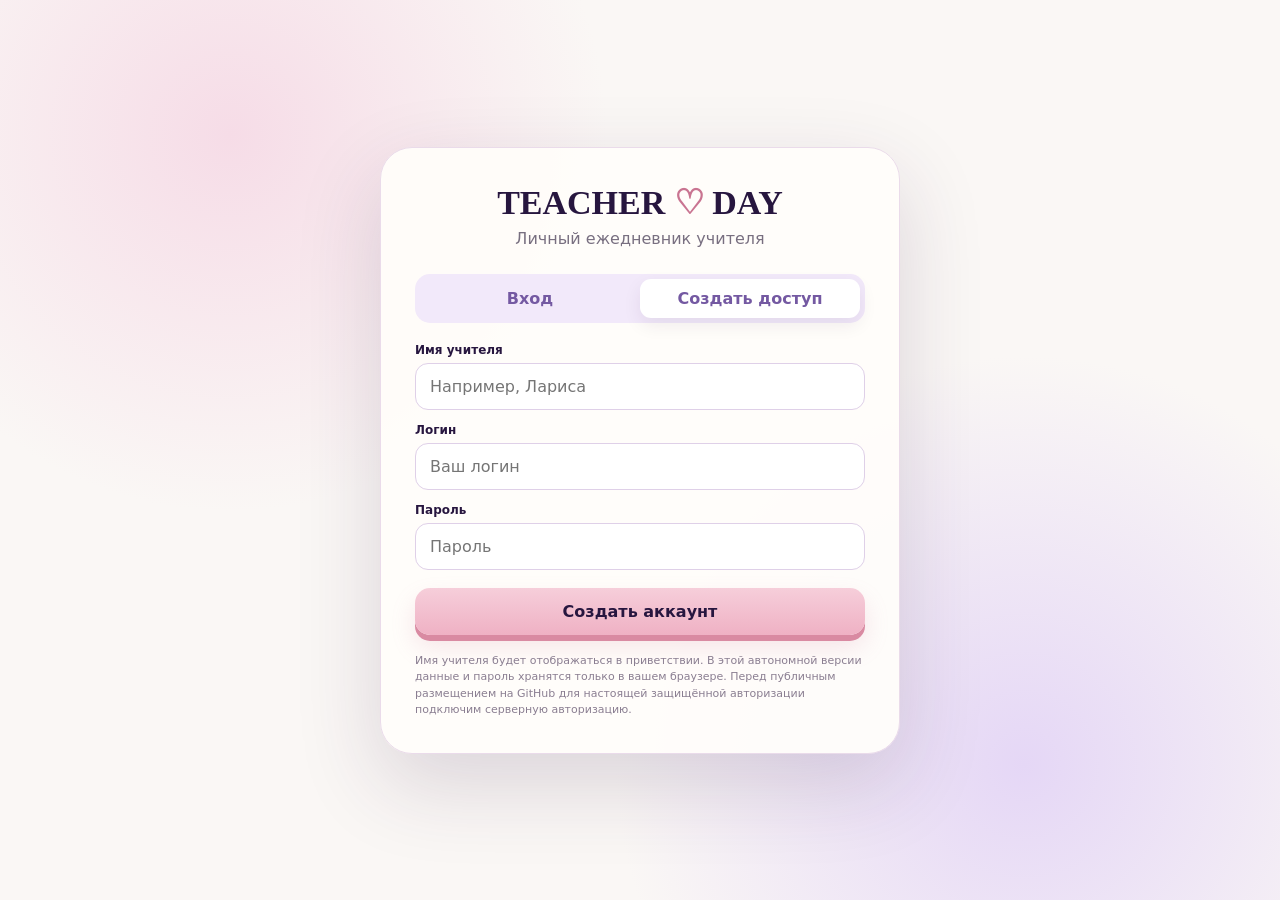
<file: index.html>
<!doctype html>
<html lang="ru">
<head>
<meta charset="UTF-8">
<meta name="viewport" content="width=device-width,initial-scale=1.0">
<meta http-equiv="Cache-Control" content="no-cache, no-store, must-revalidate">
<meta http-equiv="Pragma" content="no-cache">
<meta http-equiv="Expires" content="0">
<title>English Teacher Planner</title>
<meta name="theme-color" content="#f5eaf3">
<link rel="stylesheet" href="styles.css?v=20260816-0500">
<link rel="stylesheet" href="ideas-patch.css?v=20260816-0500">
<link rel="stylesheet" href="layout-patch.css?v=20260816-0500">
<link rel="stylesheet" href="week-blue.css?v=20260816-0500">
<link rel="stylesheet" href="paid-tracker-3d.css?v=20260816-0500">
<link rel="stylesheet" href="paid-print.css?v=20260816-0500">
</head>
<body>
<div id="app"></div>
<script src="assets-1.js?v=20260816-0500"></script>
<script src="assets-2.js?v=20260816-0500"></script>
<script src="assets-3.js?v=20260816-0500"></script>
<script src="ideas-assets.js?v=20260816-0500"></script>
<script src="custom-icons.js?v=20260816-0500"></script>
<script src="decor-cleanup.js?v=20260816-0500"></script>
<script>
(async function () {
  try {
    const version = '20260816-0500';
    const files = ['app-1.js','app-2.js','app-3.js','app-4.js','ideas-patch.js','today-patch.js','calendar-patch.js','paid-print.js'];
    const parts = [];
    for (const file of files) {
      const response = await fetch(file + '?v=' + version, { cache: 'no-store' });
      if (!response.ok) throw new Error(`Не удалось загрузить ${file}: ${response.status}`);
      parts.push(await response.text());
    }
    (0, eval)(parts.join('\n'));
  } catch (error) {
    console.error(error);
    document.getElementById('app').innerHTML = `<div style="max-width:760px;margin:80px auto;padding:32px;border-radius:28px;background:#fff;box-shadow:0 16px 50px rgba(70,40,90,.12);font-family:Arial,sans-serif;color:#34204d"><h1 style="margin-top:0">English Teacher Planner</h1><p>Не удалось запустить приложение.</p><pre style="white-space:pre-wrap;color:#9b4765">${String(error.message || error)}</pre></div>`;
  }
})();
</script>
</body>
</html>
</file>
<file: styles.css>
:root{--ink:#27163f;--muted:#786f80;--paper:#fffdfa;--bg:#faf7f5;--line:#eadfea;--lav:#eee4fb;--lav2:#ddcaf4;--lav3:#b999e7;--pink:#efb1c4;--pink2:#f6ceda;--pink-dark:#d98aa2;--pink-deep:#c97491;--peach:#f7e5df;--mint:#bfe5d5;--yellow:#f5dfa2;--blue:#bfd8f1;--shadow:0 16px 40px rgba(46,25,69,.11);--soft:0 7px 18px rgba(46,25,69,.08)}*{box-sizing:border-box}html,body{min-height:100%}body{margin:0;background:var(--bg);color:var(--ink);font-family:Inter,ui-sans-serif,system-ui,-apple-system,Segoe UI,Arial,sans-serif}button,input,select,textarea{font:inherit;color:inherit}button{cursor:pointer}img{max-width:100%}.auth-screen{min-height:100vh;display:grid;place-items:center;padding:24px;background:radial-gradient(circle at 18% 15%,#f6dce7 0,transparent 29%),radial-gradient(circle at 80% 85%,#e5d7f6 0,transparent 32%),#faf7f5}.auth-card{width:min(520px,96vw);background:rgba(255,253,250,.96);border:1px solid #eadbea;border-radius:32px;padding:34px;box-shadow:0 30px 85px rgba(55,31,73,.16)}.auth-logo{font-family:Georgia,serif;font-size:34px;font-weight:800;text-align:center;margin-bottom:7px}.auth-logo .mini-heart{color:var(--pink-deep)}.auth-sub{text-align:center;color:var(--muted);margin-bottom:26px}.auth-tabs{display:grid;grid-template-columns:1fr 1fr;background:#f2e9fa;padding:5px;border-radius:15px;margin-bottom:20px}.auth-tab{border:0;border-radius:11px;padding:10px;background:transparent;font-weight:800;color:#7459a2}.auth-tab.active{background:white;box-shadow:var(--soft)}.auth-fields{display:grid;gap:13px}.auth-field span{display:block;font-size:12px;font-weight:900;margin:0 0 6px}.auth-field input{width:100%;border:1px solid #dfd0e8;border-radius:13px;padding:13px 14px;background:#fff}.auth-submit{width:100%;border:0;border-radius:15px;padding:14px;background:linear-gradient(180deg,var(--pink2),var(--pink));color:var(--ink);font-weight:900;box-shadow:0 6px 0 var(--pink-dark),0 12px 25px rgba(210,131,158,.2);margin-top:5px}.auth-note{font-size:11px;color:#8a7e91;line-height:1.5;margin-top:18px}.auth-error{background:#fff0f3;color:#9a4562;border-radius:11px;padding:9px 11px;margin:0 0 12px;font-size:13px}.app-shell{display:grid;grid-template-columns:255px minmax(0,1fr);min-height:100vh}.sidebar{position:sticky;top:0;height:100vh;padding:24px 17px;background:linear-gradient(180deg,#f4effc 0%,#eee5fb 100%);border-right:1px solid rgba(127,91,171,.14);overflow:auto}.brand{font-family:Georgia,serif;font-weight:700;font-size:32px;line-height:.95;letter-spacing:-1px;text-align:center;margin:26px 0 42px}.brand span{display:block}.brand-heart{display:inline-block;width:26px;vertical-align:-5px;margin-left:3px}.nav{display:flex;flex-direction:column;gap:11px}.nav-btn{width:100%;border:1px solid #dacbea;background:linear-gradient(180deg,#fff 0%,#f8f2ff 100%);border-radius:20px;padding:12px 13px;display:flex;align-items:center;gap:11px;font-weight:800;font-size:15px;text-align:left;box-shadow:0 7px 0 #d9c7ed,0 10px 20px rgba(62,27,90,.06);transition:.16s}.nav-btn:hover{transform:translateY(-2px)}.nav-btn:active{transform:translateY(5px);box-shadow:0 2px 0 #d9c7ed}.nav-btn.active{color:#6d4cc1;background:#fff}.nav-icon{font-size:29px;width:40px;height:40px;display:grid;place-items:center;text-align:center}.nav-icon img{width:38px;height:38px;object-fit:contain;filter:drop-shadow(0 4px 3px rgba(52,29,72,.12))}.logout{width:100%;margin-top:22px;border:0;border-radius:14px;background:rgba(255,255,255,.62);padding:10px;color:#7d6d88;font-weight:800}.main{padding:22px 26px 50px;min-width:0}.hero{display:grid;grid-template-columns:minmax(330px,1fr) minmax(300px,430px) 255px;gap:16px;background:linear-gradient(180deg,#f8e9e5 0%,#f4ddd7 100%);border:1px solid #e8c1b8;border-radius:20px;padding:12px 14px 12px 26px;box-shadow:0 9px 0 #dfb5ab,0 14px 28px rgba(119,79,69,.08);align-items:center;position:relative}.greeting{font-family:Georgia,serif;font-size:38px;line-height:1.1}.greeting small{display:block;font-family:Inter,sans-serif;font-size:12px;color:#8b7d8d;margin-top:8px}.clock-card{background:rgba(255,255,255,.46);border:1px solid #e0bbb3;border-radius:18px;padding:13px 12px;text-align:center;box-shadow:var(--soft)}.clock-date{font-size:12px;font-weight:900;letter-spacing:1.6px}.clock-time{font-family:Georgia,serif;font-size:28px;letter-spacing:5px;margin:5px 0}.clock-zone{font-size:8px;letter-spacing:2.6px;color:#94766f}.media-box{position:relative;background:linear-gradient(145deg,#2d1a45,#4a2a62);border:2px solid #7353a3;border-radius:16px;min-height:104px;height:126px;max-height:520px;max-width:100%;min-width:280px;overflow:hidden;resize:both;box-shadow:inset 0 0 0 3px rgba(255,255,255,.08),0 8px 16px rgba(42,23,57,.2)}.media-content{position:absolute;inset:0;display:grid;place-items:center;color:white}.media-content iframe,.media-content video,.media-content img,.media-content object{width:100%;height:100%;border:0;object-fit:contain;background:#21162b}.media-placeholder{padding:10px;text-align:center;font-size:12px;color:#eadff5}.media-tip{font-weight:800;margin-bottom:8px}.media-controls{position:absolute;z-index:3;left:8px;right:8px;bottom:7px;display:flex;gap:6px;align-items:center;padding:5px;border-radius:10px;background:rgba(22,13,31,.72);backdrop-filter:blur(7px)}.media-url{min-width:0;flex:1;border:1px solid rgba(255,255,255,.22);background:rgba(255,255,255,.13);color:#fff;border-radius:8px;padding:6px 8px;font-size:10px}.media-url::placeholder{color:#d8ccdf}.media-btn{border:0;border-radius:8px;background:var(--pink);color:var(--ink);font-weight:900;padding:6px 8px;font-size:10px;white-space:nowrap}.media-file{display:none}.media-file-label{border-radius:8px;background:#eee3fa;color:#4f3678;font-weight:900;padding:6px 8px;font-size:10px;white-space:nowrap;cursor:pointer}.media-full{font-size:15px;width:29px;padding:5px 0}.media-box:fullscreen{width:100vw!important;height:100vh!important;max-width:none;max-height:none;border-radius:0;resize:none}.media-box:fullscreen .media-controls{bottom:14px;left:14px;right:14px}.dashboard-head{display:flex;align-items:flex-end;justify-content:space-between;gap:20px;margin:24px 0 16px}.section-title{font-family:Georgia,serif;font-size:34px;margin:0}.title-underline{width:165px;height:3px;background:#9f7be0;border-radius:10px;margin-top:6px}.add-lesson-3d{position:relative;isolation:isolate;display:inline-flex;align-items:center;justify-content:center;gap:12px;border:1px solid rgba(129,75,92,.18);color:var(--ink);background:linear-gradient(180deg,#f8d6e0 0%,#efb1c4 58%,#e9a1b7 100%);border-radius:18px;padding:17px 30px;font-weight:900;font-size:18px;min-width:310px;text-shadow:0 1px 0 rgba(255,255,255,.65);box-shadow:0 8px 0 var(--pink-dark),0 14px 24px rgba(212,132,158,.25),inset 0 1px 0 rgba(255,255,255,.72);transition:.14s}.add-lesson-3d:hover{transform:translateY(-3px);box-shadow:0 11px 0 var(--pink-dark),0 20px 31px rgba(212,132,158,.27),inset 0 1px 0 rgba(255,255,255,.8)}.add-lesson-3d:active{transform:translateY(6px);box-shadow:0 2px 0 var(--pink-dark),0 7px 13px rgba(212,132,158,.22),inset 0 2px 6px rgba(120,64,82,.12)}.plus-badge{position:relative;display:inline-block;flex:0 0 31px;width:31px;height:31px;border-radius:50%;background:linear-gradient(180deg,#fff,#fcecf1);border:1px solid rgba(132,72,91,.2);box-shadow:0 3px 0 rgba(170,101,123,.28),0 5px 10px rgba(125,69,88,.14),inset 0 1px 0 #fff}.plus-badge:before,.plus-badge:after{content:"";position:absolute;left:50%;top:50%;width:14px;height:3px;border-radius:4px;background:#b85f7d;transform:translate(-50%,-50%)}.plus-badge:after{transform:translate(-50%,-50%) rotate(90deg)}.dashboard{display:grid;grid-template-columns:minmax(710px,1fr) 400px;gap:18px;align-items:start}.week-card,.today-list{background:#fff;border:1px solid var(--line);border-radius:20px;overflow:hidden;box-shadow:var(--soft)}.week-grid{display:grid;grid-template-columns:64px repeat(7,minmax(90px,1fr));min-width:790px}.week-scroll{overflow:auto}.corner,.day-head,.time-cell,.slot{border-right:1px solid #eee7ee;border-bottom:1px solid #eee7ee}.corner{height:66px}.day-head{height:66px;text-align:center;padding-top:9px;background:#fff}.day-head.current{background:#f4eafa}.day-head .dow{font-weight:900}.day-head .date{font-size:13px;margin-top:6px}.time-cell{height:72px;padding-top:14px;text-align:center;color:#5f5868;font-size:13px;background:#fff}.slot{height:72px;position:relative;background:#fff}.slot.current-col{background:#fbf6ff}.lesson-card{position:absolute;inset:6px 7px auto 7px;min-height:60px;border-radius:10px;padding:8px 10px;font-size:12px;font-weight:800;box-shadow:0 4px 10px rgba(45,28,60,.08);overflow:hidden}.lesson-card .t{font-size:10px;margin-bottom:6px}.lesson-card .g{font-weight:600;margin-top:5px}.lesson-card.coral{background:#f0b5c5}.lesson-card.lilac{background:#cdb5ed}.lesson-card.mint{background:#b9e4d4}.lesson-card.yellow{background:#f5dda0}.lesson-card.blue{background:#bcd8f5}.right-col{display:flex;flex-direction:column;gap:14px}.card{background:#fff;border:1px solid var(--line);border-radius:20px;padding:18px;box-shadow:var(--soft)}.card h3{font-family:Georgia,serif;font-size:22px;margin:0 0 13px}.card-title-icon{display:flex;align-items:center;gap:9px}.card-title-icon img{width:34px;height:34px;object-fit:contain;filter:drop-shadow(0 4px 5px rgba(57,32,74,.11))}.ideas-card{min-height:275px}.ideas-hero{height:100px;border-radius:15px;background:linear-gradient(135deg,#eee0fd,#f4dfe8);display:grid;place-items:center;border:1px solid #d9c1eb}.ideas-hero img{width:74px;height:74px}.ideas-preview{font-family:Georgia,serif;font-style:italic;font-size:12px;color:#6d5f70;margin:9px 0 14px;min-height:30px}.soft-btn{border:0;background:#f9edf1;color:#9b4f68;border-radius:12px;padding:12px 14px;font-weight:900;width:100%;box-shadow:0 4px 0 #ecd1da}.count-pill{display:inline-grid;place-items:center;background:var(--pink);color:var(--ink);width:22px;height:22px;border-radius:50%;margin-left:6px}.plan-card{min-height:315px}.plan-date{font-size:11px;color:#8b7f91;margin:-3px 0 12px}.plan-head,.plan-row{display:grid;grid-template-columns:34px 88px minmax(0,1fr);gap:8px;align-items:center}.plan-head{font-size:10px;font-weight:900;color:#8e8292;padding:0 42px 7px 4px}.plan-row{position:relative;margin-bottom:8px;padding-right:38px}.plan-row.is-done{opacity:.63}.plan-check{width:19px;height:19px;accent-color:var(--pink-deep)}.plan-time,.plan-task{border:1px solid #e3d6eb;border-radius:9px;background:#fffdfa;padding:8px 9px;min-width:0;min-height:38px}.plan-task.done{text-decoration:line-through;color:#9a919d;background:#f6f2f6}.delete-mini,.circle-x{border:0;border-radius:50%;background:#f9e9ee;color:#b55d79;font-weight:900}.delete-mini{position:absolute;right:0;top:50%;transform:translateY(-50%);width:30px;height:30px}.add-task{display:flex;align-items:center;justify-content:center;gap:8px;margin-top:9px;border:0;background:linear-gradient(180deg,#f2e9fc,#eadcf9);color:#6543b2;font-weight:900;width:100%;padding:11px;border-radius:12px;box-shadow:0 4px 0 #d9c6ef}.task-plus{display:inline-grid;place-items:center;width:20px;height:20px;border-radius:50%;background:#fff;color:#7a57c3;font-size:16px}.paid-card{padding-bottom:14px}.paid-stats{display:grid;grid-template-columns:repeat(4,1fr);gap:7px}.paid-stat{border:0;border-radius:14px;background:#fbf8fb;padding:10px 5px;text-align:center;box-shadow:inset 0 0 0 1px #eee2ef;transition:.15s}.paid-stat:hover{transform:translateY(-2px);box-shadow:inset 0 0 0 1px #decde7,0 6px 12px rgba(70,40,88,.07)}.paid-stat .ico{font-size:20px}.paid-stat .num{font-family:Georgia,serif;font-size:22px;font-weight:800;margin:2px 0}.paid-stat .lbl{font-size:9px;color:#665d6b}.paid-open{margin-top:11px;border:0;width:100%;border-radius:11px;padding:10px;background:#f2e9fa;color:#6845ae;font-weight:900}.today-view{display:grid;grid-template-columns:minmax(0,1fr) 400px;gap:18px}.today-list{padding:18px}.today-empty{padding:50px 20px;text-align:center;color:#7b7082}.today-lesson{display:grid;grid-template-columns:88px 12px minmax(0,1fr);gap:12px;padding:13px 6px;border-bottom:1px solid #eee7ee}.today-time{font-weight:900}.today-dot{width:10px;height:10px;border-radius:50%;margin-top:6px}.today-title{font-weight:900}.today-group{font-size:13px;color:#786c80;margin-top:4px}.sparkle-btn{position:fixed;z-index:20;width:42px;height:42px;border:0;background:rgba(255,255,255,.76);border-radius:50%;padding:6px;box-shadow:0 8px 20px rgba(63,35,82,.13),inset 0 0 0 1px rgba(123,88,177,.15);transition:.16s}.sparkle-btn:hover{transform:scale(1.08) rotate(5deg)}.sparkle-btn:active{transform:scale(.9)}.sparkle-btn img{width:100%;height:100%}.sparkle-1{right:22px;top:26%}.sparkle-2{right:28px;bottom:18%}.sparkle-3{left:220px;bottom:35px}.sparkle-4{left:282px;top:30px}.modal-backdrop{position:fixed;inset:0;background:rgba(32,21,43,.49);display:grid;place-items:center;z-index:50;padding:18px}.modal{background:var(--paper);border-radius:28px;box-shadow:0 40px 100px rgba(31,16,46,.25);width:min(1180px,96vw);max-height:92vh;overflow:auto;padding:30px 36px;position:relative}.modal.small{width:min(680px,96vw)}.modal.medium{width:min(980px,96vw)}.close{position:absolute;right:22px;top:16px;border:0;background:transparent;font-size:32px;color:#71687a}.eyebrow{font-size:12px;font-weight:900;letter-spacing:3px;color:#8c6bd3;margin:4px 0 14px}.modal h2{font-family:Georgia,serif;font-size:42px;font-weight:500;margin:0 0 12px}.subtle{color:#7d7385;margin-bottom:24px}.actions{display:flex;gap:12px;justify-content:flex-end;flex-wrap:wrap;margin-bottom:16px}.btn{border:0;border-radius:14px;padding:13px 18px;font-weight:900}.btn.lav{background:#eee3fa;color:#6744b2;box-shadow:0 4px 0 #d6c1ed}.btn.pink,.btn.coral{background:var(--pink);color:var(--ink);box-shadow:0 5px 0 var(--pink-dark)}.btn.full{width:100%}.form-grid{display:grid;grid-template-columns:1fr 1fr;gap:15px}.field{display:block}.field.full{grid-column:1/-1}.label{display:block;font-size:13px;font-weight:900;margin-bottom:7px}.input,.select,.textarea{width:100%;border:1px solid #dfd2e6;border-radius:13px;background:#fffdfa;padding:12px 13px}.textarea{min-height:112px;resize:vertical}.filebox{border:1px dashed #bd9fe2;border-radius:15px;background:#f6effd;padding:16px}.year-choice{display:grid;grid-template-columns:repeat(2,minmax(220px,1fr));gap:24px;width:min(720px,100%);margin:32px auto}.year-card{border:1px solid #d6bcec;background:linear-gradient(145deg,#f2e7fd,#dfcaf4);border-radius:24px;padding:58px 30px;font-family:Georgia,serif;font-size:46px;box-shadow:var(--shadow)}.year-card small{display:block;font-family:Inter,sans-serif;font-size:14px;margin-top:8px}.schedule-row{display:grid;grid-template-columns:180px 115px minmax(220px,1fr) 110px 145px 38px;gap:9px;align-items:center;border:1px solid #eee1ed;border-radius:15px;padding:10px;margin-bottom:9px}.schedule-row input,.schedule-row select{min-width:0;width:100%;border:1px solid #dfd2e6;border-radius:10px;background:#fffdfa;padding:10px}.circle-x{width:34px;height:34px}.class-card{border:1px solid #eadceb;border-radius:19px;padding:18px;margin-bottom:14px}.student-row{display:grid;grid-template-columns:32px minmax(250px,1fr) 150px 34px;gap:10px;align-items:center;margin:9px 0}.student-row input,.student-row select{border:1px solid #e0d2e8;border-radius:11px;padding:10px;width:100%}.student-number{width:30px;height:30px;border-radius:50%;display:grid;place-items:center;background:#eee2fb;font-weight:900;color:#7450bb}.material-item,.homework-item,.idea-item{display:flex;justify-content:space-between;gap:12px;align-items:center;border:1px solid #eadfeb;border-radius:15px;padding:13px 14px;margin-top:12px}.material-name{font-weight:900}.material-file{font-size:12px;color:#705a9a;margin-top:4px}.material-actions{display:flex;gap:8px}.idea-item{font-size:13px}.payment-form{display:grid;grid-template-columns:1.1fr .55fr 1.1fr .9fr .75fr .55fr auto;gap:8px;align-items:end;border:1px solid #eee1ed;border-radius:15px;padding:11px;margin:8px 0}.payment-form input{width:100%;border:1px solid #ded1e5;border-radius:10px;padding:9px}.payment-form label span{display:block;font-size:9px;font-weight:900;color:#817386;margin-bottom:4px}.payment-paid{display:flex;align-items:center;justify-content:center;gap:5px;height:38px;border-radius:10px;background:#f4edf8;font-size:11px;font-weight:800}.payment-paid input{width:auto}.payment-status{font-size:10px;font-weight:900;padding:8px;border-radius:10px;text-align:center}.status-paid{background:#e1f3ea;color:#397b5e}.status-unpaid{background:#f8edf1;color:#9f5870}.status-overdue{background:#fde7e7;color:#b14d55}.payment-filter-title{font-weight:900;margin:18px 0 6px}.toast{position:fixed;z-index:100;left:50%;bottom:24px;transform:translateX(-50%);background:#2b183f;color:white;padding:11px 18px;border-radius:13px;box-shadow:var(--shadow);font-weight:800;font-size:13px}@media(max-width:1200px){.hero{grid-template-columns:1fr 330px}.clock-card{grid-column:2}.media-box{grid-column:2;grid-row:1}.greeting{grid-row:1/3}.dashboard,.today-view{grid-template-columns:1fr}.right-col{display:grid;grid-template-columns:repeat(2,minmax(0,1fr))}.paid-card{grid-column:1/-1}.payment-form{grid-template-columns:1fr 1fr 1fr}.payment-form>*{min-width:0}}@media(max-width:850px){.app-shell{grid-template-columns:1fr}.sidebar{position:relative;height:auto}.brand{margin:10px 0 22px}.nav{display:grid;grid-template-columns:repeat(2,1fr)}.main{padding:16px}.hero{grid-template-columns:1fr}.greeting,.media-box,.clock-card{grid-column:1;grid-row:auto}.dashboard-head{align-items:stretch;flex-direction:column}.add-lesson-3d{min-width:0;width:100%}.right-col{grid-template-columns:1fr}.week-grid{min-width:790px}.sparkle-btn{display:none}.schedule-row{grid-template-columns:1fr 1fr}.schedule-row .name{grid-column:1/-1}.student-row{grid-template-columns:32px 1fr}.payment-form{grid-template-columns:1fr 1fr}.modal{padding:25px 18px}.modal h2{font-size:34px}.form-grid{grid-template-columns:1fr}.field.full{grid-column:auto}}.page-decorations{position:fixed;inset:0;z-index:20;pointer-events:none;overflow:hidden}.sparkle-btn{position:absolute;width:46px;height:46px;border:0;background:transparent!important;border-radius:0!important;padding:0!important;box-shadow:none!important;pointer-events:auto;filter:drop-shadow(0 6px 8px rgba(68,39,89,.16));transition:transform .16s ease,filter .16s ease;transform-origin:center}.sparkle-btn:hover{transform:scale(1.15) rotate(7deg);filter:drop-shadow(0 8px 10px rgba(68,39,89,.22))}.sparkle-btn:active{transform:scale(.88)}.sparkle-btn img{width:100%;height:100%;object-fit:contain;display:block}.decor-1{left:266px;top:22px;width:42px;height:42px;transform:rotate(-9deg)}.decor-2{left:278px;top:168px;width:36px;height:36px;transform:rotate(8deg)}.decor-3{right:22px;top:112px;width:43px;height:43px;transform:rotate(-6deg)}.decor-4{right:18px;top:43%;width:38px;height:38px;transform:rotate(11deg)}.decor-5{right:26px;bottom:58px;width:45px;height:45px;transform:rotate(-7deg)}.decor-6{left:270px;bottom:38px;width:43px;height:43px;transform:rotate(7deg)}.decor-7{left:42%;top:9px;width:35px;height:35px;transform:rotate(-7deg)}.decor-8{left:57%;bottom:15px;width:40px;height:40px;transform:rotate(8deg)}.decor-9{right:31%;top:17px;width:35px;height:35px;transform:rotate(-5deg)}.decor-10{right:22%;bottom:18px;width:39px;height:39px;transform:rotate(6deg)}.ideas-card .card-title-icon img,.modal .card-title-icon img[src$="ideas-bulb.png"]{width:42px;height:42px}.ideas-hero img[src$="ideas-bulb.png"]{width:88px;height:88px}.plan-card .card-title-icon img{width:50px;height:50px}@media(max-width:1200px){.decor-7,.decor-8,.decor-9,.decor-10{display:none}.decor-1,.decor-2,.decor-6{left:258px}}@media(max-width:850px){.page-decorations{display:none}}
</file>
<file: ideas-patch.css>
.ideas-card{min-height:250px;overflow:hidden}.ideas-card .card-title-icon{justify-content:space-between;gap:12px}.ideas-book-chip{display:grid;place-items:center;width:52px;height:52px;flex:0 0 52px;border-radius:16px;background:linear-gradient(145deg,#2c1748,#67439b);box-shadow:0 5px 0 #bea8db,0 9px 16px rgba(55,31,77,.18),inset 0 1px 0 rgba(255,255,255,.25);overflow:hidden}.ideas-book-chip img{width:48px!important;height:48px!important;object-fit:contain;mix-blend-mode:screen;filter:none!important}.ideas-preview-new{font-family:Georgia,serif;font-style:italic;font-size:13px;line-height:1.45;color:#6d5f70;background:linear-gradient(135deg,#fbf6ff,#fff7fa);border:1px solid #eadcf3;border-radius:14px;padding:13px 14px;margin:13px 0 12px;min-height:52px}.ideas-actions-row{display:grid;grid-template-columns:minmax(0,1fr) auto;gap:10px;align-items:stretch}.ideas-pen-action{border:1px solid rgba(126,74,100,.14);border-radius:17px;padding:10px 14px 11px 11px;background:linear-gradient(180deg,#f8d8e4 0%,#efb8cc 62%,#eaa8c0 100%);color:var(--ink);font-weight:900;display:flex;align-items:center;justify-content:center;gap:10px;box-shadow:0 6px 0 #d78ca6,0 11px 20px rgba(198,126,152,.22),inset 0 1px 0 rgba(255,255,255,.8);transition:transform .14s,box-shadow .14s}.ideas-pen-action:hover{transform:translateY(-2px);box-shadow:0 8px 0 #d78ca6,0 15px 24px rgba(198,126,152,.25),inset 0 1px 0 rgba(255,255,255,.88)}.ideas-pen-action:active{transform:translateY(5px);box-shadow:0 2px 0 #d78ca6,0 6px 11px rgba(198,126,152,.18)}.ideas-pen-chip{display:grid;place-items:center;width:48px;height:48px;flex:0 0 48px;border-radius:14px;background:linear-gradient(145deg,#32194f,#6e47a3);overflow:hidden;box-shadow:inset 0 1px 0 rgba(255,255,255,.2),0 4px 8px rgba(54,30,75,.16)}.ideas-pen-chip img{width:46px;height:46px;object-fit:contain;mix-blend-mode:screen}.ideas-count-box{min-width:78px;border-radius:16px;background:#f0e6fb;color:#6748a7;display:grid;place-items:center;text-align:center;padding:8px 10px;font-weight:900;box-shadow:inset 0 0 0 1px #dfcef0}.ideas-count-box strong{font-family:Georgia,serif;font-size:22px;line-height:1}.ideas-count-box span{display:block;font-size:9px;margin-top:3px}.ideas-modal-heading{display:flex;align-items:center;gap:12px}.ideas-modal-heading .ideas-book-chip{width:58px;height:58px;flex-basis:58px}.ideas-modal-heading .ideas-book-chip img{width:54px!important;height:54px!important}.idea-save-pen{display:inline-flex;align-items:center;justify-content:center;gap:9px}.idea-save-pen .ideas-pen-chip{width:38px;height:38px;flex-basis:38px;border-radius:11px}.idea-save-pen .ideas-pen-chip img{width:36px;height:36px}.ideas-help{font-size:12px;color:#817486;margin:8px 0 12px;line-height:1.45}.idea-item{display:grid;grid-template-columns:minmax(0,1fr) auto;gap:12px;align-items:center}.idea-text{min-width:0;line-height:1.45}.idea-item-actions{display:flex;gap:7px;align-items:center;flex-wrap:wrap;justify-content:flex-end}.idea-delete-btn{border:0!important;background:linear-gradient(180deg,#f9dce6,#efbacb)!important;color:#963e5d!important;box-shadow:0 3px 0 #d88ea6!important;font-weight:900!important}.idea-delete-btn:hover{transform:translateY(-1px)}.idea-delete-btn:active{transform:translateY(2px);box-shadow:0 1px 0 #d88ea6!important}.decor-4{right:8px!important;top:72%!important}@media(max-width:650px){.ideas-actions-row{grid-template-columns:1fr}.ideas-count-box{min-height:54px}.ideas-pen-action{justify-content:flex-start}.idea-item{grid-template-columns:1fr}.idea-item-actions{justify-content:flex-start}}
</file>
<file: layout-patch.css>
@media (min-width:1201px){
  .dashboard-head{
    display:grid;
    grid-template-columns:minmax(710px,1fr) 400px;
    gap:18px;
    align-items:end;
  }
  .dashboard-head>div:first-child{
    grid-column:1;
    grid-row:1;
    justify-self:start;
  }
  .dashboard-head>.add-lesson-3d{
    grid-column:1;
    grid-row:1;
    justify-self:end;
  }
}
</file>
<file: week-blue.css>
/* Точечная замена цвета только для розовых карточек уроков в блоке «Моя неделя». Остальной интерфейс не меняется. */
.week-card .lesson-card.coral,
.week-grid .lesson-card.coral{
  background:linear-gradient(180deg,#dff1ff 0%,#c9e6fb 100%)!important;
  border:1px solid #b7d9f2!important;
  box-shadow:0 4px 10px rgba(80,132,173,.10)!important;
}
</file>
<file: paid-tracker-3d.css>
.paid-card .paid-stats{
  display:grid;
  grid-template-columns:repeat(4,minmax(0,1fr));
  gap:12px;
  align-items:stretch;
}

.paid-card .paid-stat{
  position:relative;
  isolation:isolate;
  min-height:118px;
  border:1px solid rgba(87,58,120,.10)!important;
  border-radius:22px!important;
  padding:15px 8px 14px!important;
  cursor:pointer;
  overflow:hidden;
  color:#28174d!important;
  transform:translateY(0);
  transition:transform .16s ease,box-shadow .16s ease,filter .16s ease;
  box-shadow:
    0 9px 0 rgba(74,48,106,.10),
    0 15px 24px rgba(66,44,94,.13),
    inset 0 2px 0 rgba(255,255,255,.84),
    inset 0 -3px 0 rgba(72,45,95,.07)!important;
}

.paid-card .paid-stat::before{
  content:"";
  position:absolute;
  z-index:-1;
  inset:1px 1px 45%;
  border-radius:20px 20px 45% 45%;
  background:linear-gradient(180deg,rgba(255,255,255,.64),rgba(255,255,255,.08));
  pointer-events:none;
}

.paid-card .paid-stat:nth-child(1){
  background:linear-gradient(145deg,#fff8c9 0%,#ffe993 58%,#f5d76f 100%)!important;
  box-shadow:0 9px 0 #e0c15e,0 15px 24px rgba(211,179,65,.23),inset 0 2px 0 rgba(255,255,255,.9)!important;
}
.paid-card .paid-stat:nth-child(2){
  background:linear-gradient(145deg,#e7faef 0%,#c6efd5 58%,#a9dfbe 100%)!important;
  box-shadow:0 9px 0 #91c9a6,0 15px 24px rgba(100,173,128,.20),inset 0 2px 0 rgba(255,255,255,.9)!important;
}
.paid-card .paid-stat:nth-child(3){
  background:linear-gradient(145deg,#f0eaff 0%,#d9cafd 58%,#c6b3f1 100%)!important;
  box-shadow:0 9px 0 #ad95dc,0 15px 24px rgba(139,107,194,.20),inset 0 2px 0 rgba(255,255,255,.9)!important;
}
.paid-card .paid-stat:nth-child(4){
  background:linear-gradient(145deg,#ffe9ea 0%,#ffcfd3 58%,#f7b5bc 100%)!important;
  box-shadow:0 9px 0 #df98a1,0 15px 24px rgba(206,119,132,.20),inset 0 2px 0 rgba(255,255,255,.9)!important;
}

.paid-card .paid-stat:hover{
  transform:translateY(-4px);
  filter:saturate(1.04) brightness(1.015);
}

.paid-card .paid-stat:active{
  transform:translateY(6px);
  box-shadow:0 3px 0 rgba(75,49,104,.14),0 7px 12px rgba(66,44,94,.11),inset 0 2px 5px rgba(65,42,88,.06)!important;
}

.paid-card .paid-stat .ico{
  width:39px;
  height:39px;
  margin:0 auto 4px;
  display:flex;
  align-items:center;
  justify-content:center;
  border-radius:50%;
  font-size:22px!important;
  line-height:1;
  background:rgba(255,255,255,.70);
  border:1px solid rgba(255,255,255,.82);
  box-shadow:0 5px 10px rgba(68,45,94,.12),inset 0 1px 0 #fff;
}

.paid-card .paid-stat:nth-child(1) .ico{color:#b98d12}
.paid-card .paid-stat:nth-child(2) .ico{color:#27885a}
.paid-card .paid-stat:nth-child(3) .ico{color:#7652b6}
.paid-card .paid-stat:nth-child(4) .ico{color:#c84f61}

.paid-card .paid-stat .num{
  margin-top:3px;
  font-family:Georgia,"Times New Roman",serif;
  font-size:29px!important;
  line-height:1!important;
  font-weight:700!important;
  color:#28174d!important;
  text-shadow:0 1px 0 rgba(255,255,255,.7);
}

.paid-card .paid-stat .lbl{
  margin-top:6px;
  font-size:12px!important;
  line-height:1.15;
  font-weight:700;
  color:#5d4b73!important;
}

@media(max-width:1150px){
  .paid-card .paid-stats{grid-template-columns:repeat(2,minmax(0,1fr));}
}
</file>
<file: paid-print.css>
.print-3d-btn{
  box-shadow:0 7px 0 #bda8dc,0 12px 22px rgba(70,45,100,.14),inset 0 1px 0 rgba(255,255,255,.9)!important;
  transform:translateY(0);
  transition:transform .15s ease,box-shadow .15s ease;
}
.print-3d-btn:hover{transform:translateY(-2px)}
.print-3d-btn:active{transform:translateY(5px);box-shadow:0 2px 0 #bda8dc,0 6px 12px rgba(70,45,100,.12)!important}

@media print{
  @page{size:A4 landscape;margin:10mm}

  body.payment-printing,
  body.students-printing{background:#fff!important}

  body.payment-printing *,
  body.students-printing *{visibility:hidden!important}

  body.payment-printing .modal-backdrop,
  body.payment-printing .modal-backdrop *,
  body.students-printing .modal-backdrop,
  body.students-printing .modal-backdrop *{visibility:visible!important}

  body.payment-printing .modal-backdrop,
  body.students-printing .modal-backdrop{
    position:absolute!important;inset:0!important;background:#fff!important;padding:0!important;display:block!important;
  }

  body.payment-printing .modal,
  body.students-printing .modal{
    position:absolute!important;left:0!important;top:0!important;width:100%!important;max-width:none!important;max-height:none!important;
    overflow:visible!important;background:#fff!important;box-shadow:none!important;border:none!important;padding:0!important;
  }

  body.payment-printing .modal .close,
  body.payment-printing .modal .actions,
  body.payment-printing .circle-x,
  body.students-printing .modal .close,
  body.students-printing .modal .actions,
  body.students-printing .circle-x,
  body.students-printing [data-add-student],
  body.students-printing [data-save-students]{display:none!important}

  body.payment-printing .payment-filter-title{margin:10px 0 14px!important;font-size:18px!important}
  body.payment-printing .payment-form{
    break-inside:avoid!important;page-break-inside:avoid!important;box-shadow:none!important;border:1px solid #cfc7d9!important;
    margin:0 0 8px!important;padding:8px!important;background:#fff!important;
  }
  body.payment-printing .payment-form input,
  body.payment-printing .payment-form select{
    border:none!important;background:transparent!important;box-shadow:none!important;color:#24164f!important;padding:2px 0!important;
  }
  body.payment-printing .payment-status{border:1px solid #cfc7d9!important;box-shadow:none!important}

  body.students-printing h2{margin:0 0 14px!important;font-size:28px!important}
  body.students-printing .class-card{
    break-inside:avoid!important;page-break-inside:avoid!important;box-shadow:none!important;border:1px solid #d7cde5!important;
    margin:0 0 12px!important;padding:12px!important;background:#fff!important;
  }
  body.students-printing .class-card h3{margin:0 0 8px!important;font-size:20px!important}
  body.students-printing .student-row{break-inside:avoid!important;page-break-inside:avoid!important;margin:0 0 5px!important}
  body.students-printing .student-row input,
  body.students-printing .student-row select{
    border:none!important;background:transparent!important;box-shadow:none!important;color:#24164f!important;padding:2px 4px!important;
    -webkit-appearance:none!important;appearance:none!important;
  }
}
</file>
